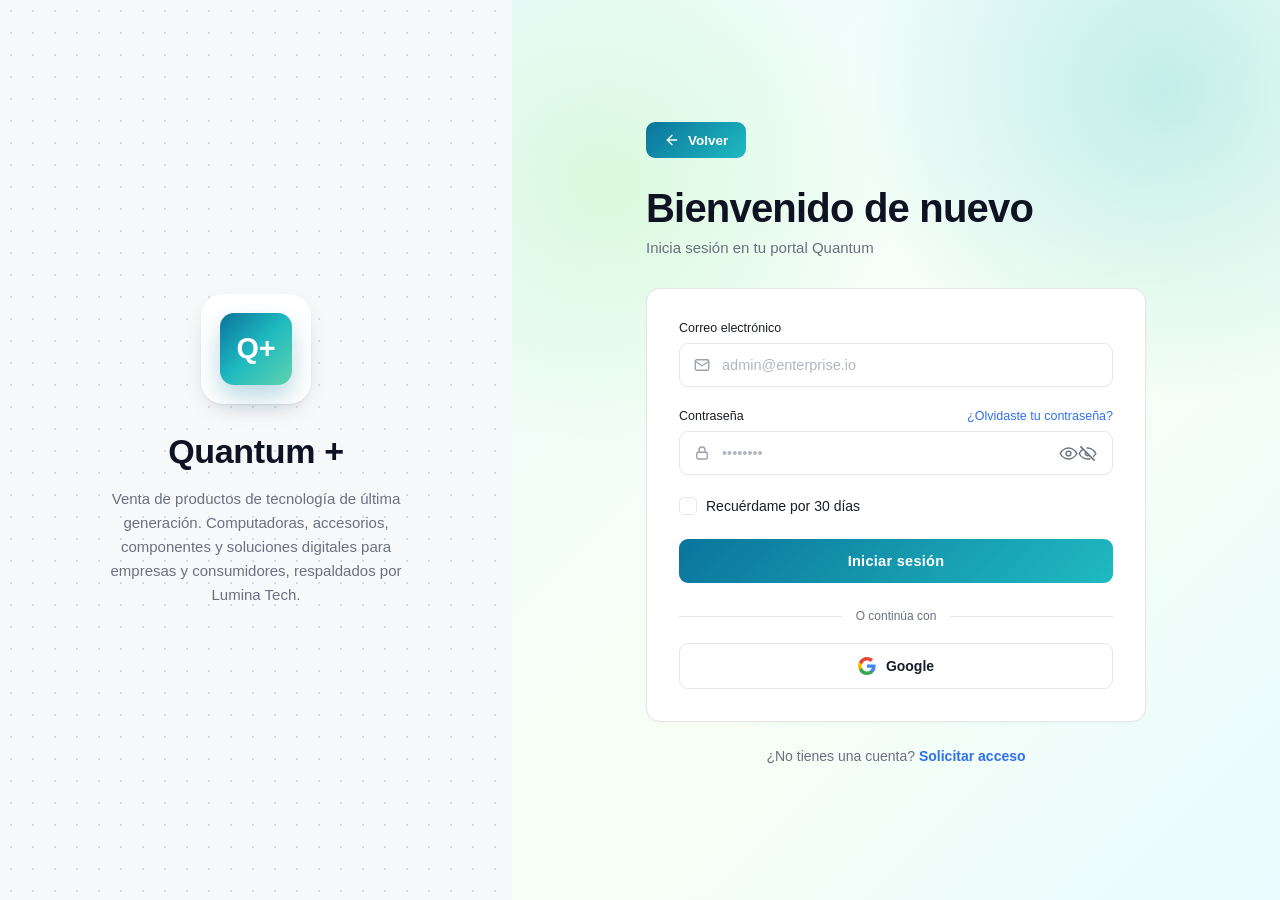
<file: admin.html>
<!DOCTYPE html>
<html lang="es">
<head>
  <meta charset="UTF-8">
  <meta name="viewport" content="width=device-width, initial-scale=1.0">
  <title>Quantum + | Panel Administrativo</title>
  <link rel="stylesheet" href="styles.css">
</head>
<body>
  <div class="app-shell">
    <aside class="sidebar">
      <div class="brand-area">
        <a class="logo" href="admin.html" aria-label="Inicio Quantum +">
          <span class="logo-mark">Q+</span>
          <span class="logo-name">Quantum +</span>
        </a>

        <nav class="sidebar-menu" aria-label="Menú administrativo">
          <a href="admin.html" class="active"><svg xmlns="http://www.w3.org/2000/svg" height="24px" viewBox="0 -960 960 960" width="24px" fill="#e3e3e3"><path d="M200-120q-33 0-56.5-23.5T120-200v-560q0-33 23.5-56.5T200-840h168q13-36 43.5-58t68.5-22q38 0 68.5 22t43.5 58h168q33 0 56.5 23.5T840-760v560q0 33-23.5 56.5T760-120H200Zm0-80h560v-560H200v560Zm80-80h280v-80H280v80Zm0-160h400v-80H280v80Zm0-160h400v-80H280v80Zm221.5-198.5Q510-807 510-820t-8.5-21.5Q493-850 480-850t-21.5 8.5Q450-833 450-820t8.5 21.5Q467-790 480-790t21.5-8.5ZM200-200v-560 560Z"/></svg> Resumen Administrativo</a>
          <a href="clientes.html"><svg xmlns="http://www.w3.org/2000/svg" height="24px" viewBox="0 -960 960 960" width="24px" fill="#e3e3e3"><path d="M480-400q33 0 56.5-23.5T560-480q0-33-23.5-56.5T480-560q-33 0-56.5 23.5T400-480q0 33 23.5 56.5T480-400ZM320-240h320v-23q0-24-13-44t-36-30q-26-11-53.5-17t-57.5-6q-30 0-57.5 6T369-337q-23 10-36 30t-13 44v23ZM720-80H240q-33 0-56.5-23.5T160-160v-640q0-33 23.5-56.5T240-880h320l240 240v480q0 33-23.5 56.5T720-80Zm0-80v-446L526-800H240v640h480Zm-480 0v-640 640Z"/></svg> Administración de clientes</a>
          <a href="productos.html"><svg xmlns="http://www.w3.org/2000/svg" height="24px" viewBox="0 -960 960 960" width="24px" fill="#e3e3e3"><path d="m480-240 160-160-56-56-64 64v-168h-80v168l-64-64-56 56 160 160ZM200-640v440h560v-440H200Zm0 520q-33 0-56.5-23.5T120-200v-499q0-14 4.5-27t13.5-24l50-61q11-14 27.5-21.5T250-840h460q18 0 34.5 7.5T772-811l50 61q9 11 13.5 24t4.5 27v499q0 33-23.5 56.5T760-120H200Zm16-600h528l-34-40H250l-34 40Zm264 300Z"/></svg> Administración de productos</a>
          <a href="proveedores.html"><svg xmlns="http://www.w3.org/2000/svg" height="24px" viewBox="0 -960 960 960" width="24px" fill="#e3e3e3"><path d="m720-120-56-57 63-63H480v-80h247l-63-64 56-56 160 160-160 160Zm120-400h-80v-240h-80v120H280v-120h-80v560h200v80H200q-33 0-56.5-23.5T120-200v-560q0-33 23.5-56.5T200-840h167q11-35 43-57.5t70-22.5q40 0 71.5 22.5T594-840h166q33 0 56.5 23.5T840-760v240ZM508.5-771.5Q520-783 520-800t-11.5-28.5Q497-840 480-840t-28.5 11.5Q440-817 440-800t11.5 28.5Q463-760 480-760t28.5-11.5Z"/></svg> Administración de proveedores</a>
          <a href="pedidos.html"><svg xmlns="http://www.w3.org/2000/svg" height="24px" viewBox="0 -960 960 960" width="24px" fill="#e3e3e3"><path d="M440-280h320v-22q0-45-44-71.5T600-400q-72 0-116 26.5T440-302v22Zm216.5-183.5Q680-487 680-520t-23.5-56.5Q633-600 600-600t-56.5 23.5Q520-553 520-520t23.5 56.5Q567-440 600-440t56.5-23.5ZM160-160q-33 0-56.5-23.5T80-240v-480q0-33 23.5-56.5T160-800h240l80 80h320q33 0 56.5 23.5T880-640v400q0 33-23.5 56.5T800-160H160Zm0-80h640v-400H447l-80-80H160v480Zm0 0v-480 480Z"/></svg> Pedidos de Clientes</a>
        </nav>
      </div>
    </aside>

    <div class="content-shell">
      <header class="topbar">
        <section class="user-info" aria-label="Información del usuario">
          <div>
            <p class="user-role">Vista Administrativa</p>
            <h2 id="userName">Bryan Gomez</h2>
          </div>
          <div class="user-dropdown">
            <button type="button" class="user-avatar" id="userAvatar" aria-expanded="false" aria-haspopup="true">BG</button>
            <div class="user-menu" id="userMenu" role="menu">
              <button type="button" class="user-menu-dark-btn" id="darkModeBtn" aria-pressed="false">Modo noche</button>
              <a href="#" id="logoutBtn" role="menuitem">Cerrar sesión</a>
            </div>
          </div>
        </section>
      </header>

      <main class="dashboard">
      <section class="hero-panel">
        <div>
          <p class="eyebrow">Centro de operaciones</p>
          <h1>Resumen administrativo</h1>
          <p class="hero-copy">
            Controla clientes, productos, proveedores y tareas clave.
          </p>
        </div>
        <div class="system-status" aria-label="Estado del sistema">
          <span class="pulse"></span>
          <strong>Sistema activo</strong>
          <small>Sin incidencias críticas</small>
        </div>
      </section>

      <section class="summary-grid" aria-label="Tarjetas con informacion resumida">
        <article class="summary-card">
          <span class="card-icon">01</span>
          <p>Clientes activos</p>
          <h3 id="valueClientes">0</h3>
          <small id="smallClientes">Cargando…</small>
        </article>
        <article class="summary-card">
          <span class="card-icon">02</span>
          <p>Productos registrados</p>
          <h3 id="valueProductos">0</h3>
          <small id="smallProductos">Cargando…</small>
        </article>
        <article class="summary-card">
          <span class="card-icon">03</span>
          <p>Proveedores</p>
          <h3 id="valueProveedores">0</h3>
          <small id="smallProveedores">Cargando…</small>
        </article>
        <article class="summary-card">
          <span class="card-icon">04</span>
          <p>Ordenes procesadas</p>
          <h3 id="valuePedidos">0</h3>
          <small id="smallPedidos">Cargando…</small>
        </article>
      </section>

      <section class="work-area" aria-label="Area principal de trabajo">
        <div class="work-header">
          <div>
            <p class="eyebrow">Flujo principal</p>
            <h2>Área principal de trabajo</h2>
          </div>
          <button type="button" class="primary-action" id="newTaskBtn">Nueva tarea</button>
        </div>

        <div class="task-layout">
          <article class="operations-panel">
            <h3>Tareas prioritarias</h3>
            <ul class="task-list" id="taskList">
              <li>
                <input type="checkbox" class="task-check" aria-label="Marcar como completada">
                <div>
                  <strong>Validar proveedores nuevos</strong>
                  <p>Revisar documentación y estado comercial.</p>
                </div>
                <div class="task-actions">
                  <button type="button" class="btn-delete task-delete">Eliminar</button>
                </div>
              </li>
              <li>
                <input type="checkbox" class="task-check" aria-label="Marcar como completada">
                <div>
                  <strong>Actualizar inventario</strong>
                  <p>Sincronizar productos con disponibilidad real.</p>
                </div>
                <div class="task-actions">
                  <button type="button" class="btn-delete task-delete">Eliminar</button>
                </div>
              </li>
              <li>
                <input type="checkbox" class="task-check" aria-label="Marcar como completada">
                <div>
                  <strong>Seguimiento a clientes clave</strong>
                  <p>Consultar historiales y solicitudes abiertas.</p>
                </div>
                <div class="task-actions">
                  <button type="button" class="btn-delete task-delete">Eliminar</button>
                </div>
              </li>
            </ul>
          </article>

          <article class="data-panel">
            <h3>Rendimiento operativo</h3>
            <div class="metric-row">
              <span>Clientes</span>
              <div class="meter"><span id="meterClientes" style="width: 0%"></span></div>
              <strong id="meterClientesPct">0%</strong>
            </div>
            <div class="metric-row">
              <span>Productos</span>
              <div class="meter"><span id="meterProductos" style="width: 0%"></span></div>
              <strong id="meterProductosPct">0%</strong>
            </div>
            <div class="metric-row">
              <span>Proveedores</span>
              <div class="meter"><span id="meterProveedores" style="width: 0%"></span></div>
              <strong id="meterProveedoresPct">0%</strong>
            </div>
          </article>
        </div>
      </section>
      </main>
    </div>
  </div>

  <div class="modal" id="taskModal" aria-hidden="true">
    <div class="modal-backdrop"></div>
    <div class="modal-box" role="dialog" aria-modal="true" aria-labelledby="taskModalTitle">
      <h3 id="taskModalTitle">Nueva tarea</h3>
      <form id="taskForm" novalidate>
        <label class="form-field">
          <span>Título de la tarea *</span>
          <input type="text" id="taskTitle" name="titulo" maxlength="80" placeholder="Ej. Validar proveedores nuevos">
        </label>
        <label class="form-field">
          <span>Descripción</span>
          <textarea id="taskDescription" name="descripcion" rows="3" placeholder="Detalle de la tarea"></textarea>
        </label>
        <div class="modal-actions">
          <button type="button" id="taskCancel" class="btn-ghost">Cancelar</button>
          <button type="submit" class="primary-action">Guardar tarea</button>
        </div>
      </form>
    </div>
  </div>

  <div class="modal" id="deleteTaskModal" aria-hidden="true">
    <div class="modal-backdrop"></div>
    <div class="modal-box" role="dialog" aria-modal="true" aria-labelledby="deleteTaskModalTitle">
      <h3 id="deleteTaskModalTitle">Eliminar tarea</h3>
      <p id="deleteTaskMessage">¿Deseas eliminar esta tarea?</p>
      <div class="modal-actions">
        <button type="button" id="deleteTaskCancel" class="btn-ghost">Cancelar</button>
        <button type="button" id="deleteTaskOk" class="btn-danger">Eliminar</button>
      </div>
    </div>
  </div>

  <script src="session.js"></script>
  <script src="data.js"></script>
  <script src="admin.js"></script>
</body>
</html>
</file>
<file: styles.css>
:root {
  --blue-deep: #0B749C;
  --cyan: #1FBAC0;
  --mint: #61D3AB;
  --lime: #9CEE8D;
  --ink: #071821;
  --panel: rgba(255, 255, 255, 0.92);
  --line: rgba(31, 186, 192, 0.22);
  --muted: #5d737b;
}

* {
  box-sizing: border-box;
}

body {
  margin: 0;
  min-height: 100vh;
  font-family: Arial, Helvetica, sans-serif;
  color: var(--ink);
  background:
    radial-gradient(circle at 12% 20%, rgba(156, 238, 141, 0.28), transparent 28%),
    radial-gradient(circle at 85% 10%, rgba(31, 186, 192, 0.24), transparent 30%),
    linear-gradient(135deg, #eefcff 0%, #f7fff4 55%, #e9fbff 100%);
}

.app-shell {
  display: grid;
  grid-template-columns: 280px 1fr;
  gap: 22px;
  min-height: 100vh;
  padding: 22px;
}

.sidebar {
  position: sticky;
  top: 22px;
  align-self: start;
  min-height: calc(100vh - 44px);
  padding: 18px;
  border: 1px solid var(--line);
  border-radius: 8px;
  background: rgba(255, 255, 255, 0.82);
  backdrop-filter: blur(18px);
  box-shadow: 0 18px 45px rgba(11, 116, 156, 0.12);
}

.content-shell {
  min-width: 0;
}

.topbar {
  z-index: 10;
  display: flex;
  justify-content: flex-end;
  align-items: center;
  gap: 18px;
  padding: 14px 18px;
  border: 1px solid var(--line);
  border-radius: 8px;
  background: rgba(255, 255, 255, 0.78);
  backdrop-filter: blur(18px);
  box-shadow: 0 18px 45px rgba(11, 116, 156, 0.12);
}

.brand-area,
.logo,
.user-info {
  display: flex;
  align-items: center;
}

.brand-area {
  flex-direction: column;
  align-items: flex-start;
  gap: 26px;
}

.logo {
  gap: 10px;
  width: 100%;
  padding-bottom: 22px;
  border-bottom: 1px solid rgba(11, 116, 156, 0.18);
  color: var(--ink);
  text-decoration: none;
  font-weight: 800;
}

.logo-mark {
  display: grid;
  place-items: center;
  width: 46px;
  height: 46px;
  border-radius: 8px;
  color: white;
  background: linear-gradient(135deg, var(--blue-deep), var(--cyan), var(--mint));
  box-shadow: 0 12px 25px rgba(11, 116, 156, 0.28);
}

.logo-name {
  font-size: 1.25rem;
}

.sidebar-menu {
  display: grid;
  gap: 10px;
  width: 100%;
  margin-top: 18px;
}

.sidebar-menu a,
.primary-action {
  border: 0;
  border-radius: 8px;
  color: white;
  background: linear-gradient(135deg, var(--blue-deep), var(--cyan));
  text-decoration: none;
  font-weight: 700;
}

.sidebar-menu a {
  display: flex;
  align-items: center;
  gap: 10px;
  padding: 13px 14px;
  border: 1px solid var(--line);
}

.sidebar-menu a svg {
  flex-shrink: 0;
}

.sidebar-menu a:hover,
.primary-action:hover {
  background: linear-gradient(135deg, var(--cyan), var(--mint));
}

.user-info {
  gap: 12px;
  text-align: right;
}

.user-info h2,
.user-info p {
  margin: 0;
}

.user-role,
.eyebrow {
  color: var(--blue-deep);
  font-size: 0.78rem;
  font-weight: 800;
  text-transform: uppercase;
}

.user-dropdown {
  position: relative;
}

.user-avatar {
  display: grid;
  place-items: center;
  width: 44px;
  height: 44px;
  border-radius: 50%;
  color: var(--ink);
  background: var(--lime);
  font-weight: 800;
  border: none;
  cursor: pointer;
}

.user-menu {
  position: absolute;
  right: 0;
  top: calc(100% + 10px);
  z-index: 1000;
  display: none;
  flex-direction: column;
  min-width: 170px;
  background: #fff;
  border: 1px solid var(--line);
  border-radius: 8px;
  box-shadow: 0 10px 25px rgba(0, 0, 0, 0.12);
  overflow: hidden;
}

.user-menu.show {
  display: flex;
}

.user-menu a {
  display: block;
  padding: 12px 16px;
  text-align: center;
  color: var(--blue-deep);
  background: rgba(31, 186, 192, 0.15);
  text-decoration: none;
  font-weight: 700;
  font-size: 0.9rem;
}

.user-menu a:hover {
  background: linear-gradient(135deg, var(--blue-deep), var(--cyan));
  color: #fff;
}

.user-menu .user-menu-dark-btn {
  display: block;
  width: 100%;
  padding: 12px 16px;
  text-align: center;
  color: var(--blue-deep);
  background: rgba(31, 186, 192, 0.15);
  font-family: inherit;
  font-weight: 700;
  font-size: 0.9rem;
  border: none;
  border-bottom: 1px solid var(--line);
  cursor: pointer;
}

.user-menu .user-menu-dark-btn:hover {
  background: linear-gradient(135deg, var(--blue-deep), var(--cyan));
  color: #fff;
}

.dashboard {
  display: grid;
  gap: 22px;
  width: min(1180px, 100%);
  margin: 24px auto 0;
}

.hero-panel,
.work-area {
  border: 1px solid var(--line);
  border-radius: 8px;
  background: var(--panel);
  box-shadow: 0 20px 50px rgba(11, 116, 156, 0.1);
}

.hero-panel {
  display: grid;
  grid-template-columns: 1fr auto;
  align-items: center;
  gap: 24px;
  padding: 34px;
  overflow: hidden;
}

.hero-panel h1 {
  margin: 8px 0 12px;
  font-size: clamp(2rem, 6vw, 4rem);
  line-height: 1;
}

.hero-copy {
  max-width: 680px;
  margin: 0;
  color: var(--muted);
  font-size: 1.05rem;
}

.system-status {
  display: grid;
  gap: 6px;
  min-width: 190px;
  padding: 18px;
  border: 1px solid rgba(97, 211, 171, 0.5);
  border-radius: 8px;
  background: linear-gradient(180deg, rgba(156, 238, 141, 0.2), rgba(31, 186, 192, 0.12));
}

.pulse {
  width: 12px;
  height: 12px;
  border-radius: 50%;
  background: var(--lime);
  box-shadow: 0 0 0 8px rgba(156, 238, 141, 0.25);
}

.summary-grid {
  display: grid;
  grid-template-columns: repeat(4, 1fr);
  gap: 16px;
}

.summary-card,
.operations-panel,
.data-panel {
  border: 1px solid var(--line);
  border-radius: 8px;
  background: rgba(255, 255, 255, 0.86);
}

.summary-card {
  padding: 20px;
}

.card-icon {
  display: inline-grid;
  place-items: center;
  width: 40px;
  height: 32px;
  border-radius: 8px;
  color: var(--blue-deep);
  background: rgba(97, 211, 171, 0.22);
  font-weight: 800;
}

.summary-card p,
.summary-card h3 {
  margin: 12px 0 0;
}

.summary-card h3 {
  font-size: 2rem;
}

.summary-card small,
.system-status small,
.task-list p {
  color: var(--muted);
}

.work-area {
  padding: 24px;
}

.work-header {
  display: flex;
  justify-content: space-between;
  align-items: center;
  gap: 16px;
  margin-bottom: 18px;
}

.work-header h2,
.operations-panel h3,
.data-panel h3 {
  margin: 4px 0 0;
}

.primary-action {
  padding: 12px 18px;
  cursor: pointer;
}

.task-layout {
  display: grid;
  grid-template-columns: 1.25fr 1fr;
  gap: 16px;
}

.operations-panel,
.data-panel {
  padding: 20px;
}

.task-list {
  display: grid;
  gap: 14px;
  padding: 0;
  margin: 18px 0 0;
  list-style: none;
}

.task-list li {
  display: grid;
  grid-template-columns: auto 1fr auto;
  align-items: start;
  gap: 12px;
}

.task-check {
  width: 16px;
  height: 16px;
  margin-top: 5px;
  accent-color: var(--cyan);
  cursor: pointer;
}

.task-list li.is-done strong {
  text-decoration: line-through;
  color: var(--muted);
}

.task-actions {
  display: flex;
  align-items: center;
  gap: 8px;
}

.task-delete {
  padding: 6px 10px;
  font-size: 0.78rem;
}

.task-list p {
  margin: 4px 0 0;
}

.metric-row {
  display: grid;
  grid-template-columns: 92px 1fr 44px;
  align-items: center;
  gap: 12px;
  margin-top: 18px;
}

.meter {
  height: 10px;
  overflow: hidden;
  border-radius: 999px;
  background: rgba(11, 116, 156, 0.12);
}

.meter span {
  display: block;
  height: 100%;
  border-radius: inherit;
  background: linear-gradient(90deg, var(--cyan), var(--lime));
}

@media (max-width: 850px) {
  .app-shell {
    grid-template-columns: 1fr;
  }

  .sidebar {
    position: static;
    min-height: auto;
  }

  .topbar,
  .hero-panel,
  .work-header {
    align-items: flex-start;
    flex-direction: column;
  }

  .topbar {
    align-items: flex-end;
  }

  .hero-panel,
  .task-layout {
    grid-template-columns: 1fr;
  }

  .summary-grid {
    grid-template-columns: repeat(2, 1fr);
  }

  .user-info {
    text-align: right;
  }
}

@media (max-width: 560px) {
  .app-shell {
    padding: 12px;
  }

  .brand-area {
    width: 100%;
    align-items: flex-start;
  }

  .logo-name {
    font-size: 1rem;
  }

  .summary-grid {
    grid-template-columns: 1fr;
  }

  .metric-row {
    grid-template-columns: 1fr;
  }
}

.module-page {
  display: grid;
  gap: 24px;
  width: min(920px, calc(100% - 28px));
  margin: 28px auto;
}

.module-view h1 {
  margin: 8px 0 22px;
  font-size: clamp(2rem, 7vw, 3.5rem);
}

.module-grid {
  display: grid;
  grid-template-columns: repeat(2, 1fr);
  gap: 16px;
}

@media (max-width: 650px) {
  .module-grid {
    grid-template-columns: 1fr;
  }
}

.record-form {
  display: grid;
  grid-template-columns: repeat(2, 1fr);
  gap: 14px;
  align-items: end;
}

.form-field {
  display: grid;
  gap: 6px;
  font-size: 0.9rem;
  font-weight: 700;
}

.form-field span {
  color: var(--blue-deep);
}

.form-field input,
.form-field select {
  width: 100%;
  padding: 11px 12px;
  border: 1px solid rgba(11, 116, 156, 0.25);
  border-radius: 8px;
  background: rgba(255, 255, 255, 0.9);
  color: var(--ink);
  font: inherit;
  font-weight: 400;
}

.form-field input:focus,
.form-field select:focus {
  outline: none;
  border-color: var(--cyan);
  box-shadow: 0 0 0 3px rgba(31, 186, 192, 0.18);
}

.form-actions {
  display: flex;
  gap: 10px;
  grid-column: 1 / -1;
}

.btn-ghost {
  padding: 12px 18px;
  border: 1px solid var(--line);
  border-radius: 8px;
  color: var(--blue-deep);
  background: transparent;
  font-weight: 700;
  cursor: pointer;
}

.btn-ghost:hover {
  background: rgba(31, 186, 192, 0.1);
}

.btn-ghost.is-hidden {
  display: none;
}

.btn-upload {
  display: inline-flex;
  align-items: center;
  gap: 8px;
  padding: 12px 18px;
  border: 1px solid var(--line);
  border-radius: 8px;
  background: transparent;
  color: var(--blue-deep);
  font-weight: 700;
  cursor: pointer;
  white-space: nowrap;
}

.btn-upload svg {
  width: 16px;
  height: 16px;
}

.btn-upload:hover {
  background: rgba(31, 186, 192, 0.1);
}

.table-card {
  border: 1px solid var(--line);
  border-radius: 8px;
  background: rgba(255, 255, 255, 0.86);
  overflow: hidden;
}

.table-card .table-wrap {
  border: 0;
  border-radius: 0;
  background: transparent;
}

.table-wrap {
  overflow-x: auto;
  border: 1px solid var(--line);
  border-radius: 8px;
  background: rgba(255, 255, 255, 0.86);
}

.pagination {
  display: flex;
  justify-content: space-between;
  align-items: center;
  flex-wrap: wrap;
  gap: 12px;
  padding: 14px 16px;
  border-top: 1px solid var(--line);
}

.pagination-info {
  color: var(--muted);
  font-size: 0.85rem;
}

.filters {
  display: flex;
  align-items: flex-end;
  flex-wrap: wrap;
  gap: 12px;
}

.filter-field {
  display: grid;
  gap: 6px;
  color: var(--blue-deep);
  font-size: 0.85rem;
  font-weight: 700;
  white-space: nowrap;
}

.predictive {
  position: relative;
}

.predictive-list {
  display: none;
  position: absolute;
  top: calc(100% + 4px);
  left: 0;
  right: 0;
  z-index: 30;
  max-height: 240px;
  overflow-y: auto;
  border: 1px solid var(--line);
  border-radius: 8px;
  background: #fff;
  box-shadow: 0 12px 30px rgba(11, 116, 156, 0.18);
}

.predictive-list.show {
  display: block;
}

.predictive-item {
  padding: 10px 12px;
  font-size: 0.9rem;
  cursor: pointer;
}

.predictive-item:hover {
  background: rgba(31, 186, 192, 0.12);
  color: var(--blue-deep);
}

.filter-field input {
  padding: 10px 12px;
  border: 1px solid rgba(11, 116, 156, 0.25);
  border-radius: 8px;
  background: rgba(255, 255, 255, 0.9);
  color: var(--ink);
  font: inherit;
  font-weight: 400;
}

.filter-field input:focus {
  outline: none;
  border-color: var(--cyan);
  box-shadow: 0 0 0 3px rgba(31, 186, 192, 0.18);
}

.pagination-controls {
  display: flex;
  align-items: center;
  flex-wrap: wrap;
  gap: 6px;
}

.pagination-btn {
  min-width: 36px;
  padding: 8px 12px;
  border: 1px solid var(--line);
  border-radius: 8px;
  background: transparent;
  color: var(--blue-deep);
  font-weight: 700;
  font-size: 0.9rem;
  cursor: pointer;
}

.pagination-btn:hover:not(:disabled) {
  background: rgba(31, 186, 192, 0.12);
}

.pagination-btn.is-active {
  border-color: transparent;
  color: #fff;
  background: linear-gradient(135deg, var(--blue-deep), var(--cyan));
}

.pagination-btn:disabled {
  opacity: 0.45;
  cursor: not-allowed;
}

.pagination-ellipsis {
  min-width: 24px;
  text-align: center;
  color: var(--blue-deep);
  font-weight: 700;
  font-size: 0.9rem;
  user-select: none;
}

.data-table {
  width: 100%;
  border-collapse: collapse;
}

.data-table th,
.data-table td {
  padding: 12px 14px;
  text-align: left;
  border-bottom: 1px solid var(--line);
  font-size: 0.92rem;
  white-space: nowrap;
}

.data-table th {
  color: var(--blue-deep);
  font-size: 0.75rem;
  text-transform: uppercase;
  letter-spacing: 0.05em;
  background: rgba(97, 211, 171, 0.16);
}

.data-table tbody tr:last-child td {
  border-bottom: 0;
}

.data-table tbody tr:hover {
  background: rgba(31, 186, 192, 0.06);
}

.badge {
  display: inline-block;
  padding: 4px 10px;
  border-radius: 999px;
  font-size: 0.78rem;
  font-weight: 700;
}

.badge.ok {
  background: rgba(156, 238, 141, 0.35);
  color: #2a7a3b;
}

.badge.off {
  background: rgba(93, 115, 123, 0.15);
  color: var(--muted);
}

.badge.warn {
  background: rgba(251, 191, 36, 0.25);
  color: #92690a;
}

.badge.neutral {
  background: rgba(11, 116, 156, 0.12);
  color: var(--blue-deep);
}

.row-actions {
  display: flex;
  gap: 8px;
}

.btn-edit,
.btn-delete {
  padding: 8px 12px;
  border: 0;
  border-radius: 8px;
  font-size: 0.85rem;
  font-weight: 700;
  cursor: pointer;
}

.btn-edit {
  color: var(--blue-deep);
  background: rgba(31, 186, 192, 0.15);
}

.btn-edit:hover {
  background: rgba(31, 186, 192, 0.28);
}

.btn-delete {
  color: #b3261e;
  background: rgba(179, 38, 30, 0.1);
}

.btn-delete:hover {
  background: rgba(179, 38, 30, 0.2);
}

.btn-edit:disabled,
.btn-delete:disabled {
  color: var(--muted);
  background: rgba(127, 127, 127, 0.12);
  cursor: not-allowed;
  box-shadow: none;
}

.btn-edit:disabled:hover,
.btn-delete:disabled:hover {
  background: rgba(127, 127, 127, 0.12);
}

.empty-state {
  padding: 34px;
  text-align: center;
  color: var(--muted);
}

.sidebar-menu a.active {
  background: linear-gradient(135deg, var(--cyan), var(--mint));
}

.toast {
  position: fixed;
  right: 24px;
  bottom: 24px;
  z-index: 50;
  padding: 12px 18px;
  border-radius: 8px;
  color: white;
  background: linear-gradient(135deg, var(--blue-deep), var(--cyan));
  box-shadow: 0 12px 30px rgba(11, 116, 156, 0.3);
  opacity: 0;
  transform: translateY(8px);
  transition: opacity 0.25s ease, transform 0.25s ease;
  pointer-events: none;
}

.toast.show {
  opacity: 1;
  transform: translateY(0);
}

.modal {
  position: fixed;
  inset: 0;
  z-index: 60;
  display: grid;
  place-items: center;
  visibility: hidden;
  opacity: 0;
  transition: opacity 0.25s ease, visibility 0.25s ease;
}

.modal.show {
  visibility: visible;
  opacity: 1;
}

.modal-backdrop {
  position: absolute;
  inset: 0;
  background: rgba(7, 24, 33, 0.45);
}

.modal-box {
  position: relative;
  z-index: 1;
  width: min(420px, calc(100% - 32px));
  padding: 26px;
  border: 1px solid var(--line);
  border-radius: 10px;
  background: white;
  box-shadow: 0 24px 60px rgba(11, 116, 156, 0.25);
}

.modal-box h3 {
  margin: 0 0 8px;
}

.modal-box p {
  margin: 0 0 20px;
  color: var(--muted);
}

.modal-actions {
  display: flex;
  justify-content: flex-end;
  gap: 10px;
}

.btn-danger {
  padding: 12px 18px;
  border: 0;
  border-radius: 8px;
  color: white;
  background: linear-gradient(135deg, #b3261e, #d9534f);
  font-weight: 700;
  cursor: pointer;
}

.btn-danger:hover {
  filter: brightness(1.05);
}

@media (max-width: 650px) {
  .record-form {
    grid-template-columns: 1fr;
  }
}

/* ---------- Modo noche ---------- */
body.dark {
  --ink: #E8ECF4;
  --panel: rgba(22, 30, 48, 0.92);
  --line: rgba(31, 186, 192, 0.28);
  --muted: #9AA3B5;
  background:
    radial-gradient(circle at 12% 20%, rgba(156, 238, 141, 0.10), transparent 28%),
    radial-gradient(circle at 85% 10%, rgba(31, 186, 192, 0.12), transparent 30%),
    linear-gradient(135deg, #0B1120 0%, #0E1526 55%, #0A1A24 100%);
}

body.dark .sidebar {
  background: rgba(20, 28, 46, 0.85);
  box-shadow: 0 18px 45px rgba(0, 0, 0, 0.4);
}

body.dark .topbar {
  background: rgba(20, 28, 46, 0.85);
  box-shadow: 0 18px 45px rgba(0, 0, 0, 0.4);
}

body.dark .logo,
body.dark .user-avatar {
  color: var(--ink);
}

body.dark .user-menu {
  background: #161E30;
  box-shadow: 0 10px 25px rgba(0, 0, 0, 0.5);
}

body.dark .user-menu .user-menu-dark-btn {
  color: #7CC4DE;
  border-bottom-color: #2A3247;
}

body.dark .summary-card,
body.dark .operations-panel,
body.dark .data-panel,
body.dark .table-card,
body.dark .table-wrap {
  background: rgba(22, 30, 48, 0.86);
}

body.dark .form-field input,
body.dark .form-field select,
body.dark .filter-field input {
  background: rgba(18, 26, 42, 0.9);
  border-color: #2A3247;
  color: var(--ink);
}

body.dark .modal-box {
  background: #161E30;
  box-shadow: 0 24px 60px rgba(0, 0, 0, 0.5);
}

body.dark .user-role,
body.dark .eyebrow,
body.dark .form-field span,
body.dark .filter-field,
body.dark .data-table th {
  color: #7CC4DE;
}

body.dark .btn-ghost,
body.dark .btn-upload,
body.dark .pagination-btn,
body.dark .pagination-ellipsis,
body.dark .btn-edit {
  color: #7CC4DE;
}

body.dark .data-table tbody tr:hover {
  background: rgba(31, 186, 192, 0.1);
}

body.dark .badge.ok {
  background: rgba(156, 238, 141, 0.18);
  color: #8EE6B1;
}

body.dark .badge.off {
  background: rgba(93, 115, 123, 0.25);
  color: var(--muted);
}

body.dark .badge.warn {
  background: rgba(251, 191, 36, 0.18);
  color: #F2C14E;
}

body.dark .badge.neutral {
  background: rgba(11, 116, 156, 0.25);
  color: #7CC4DE;
}
</file>
<file: login.css>
:root{
  --blue: #2F6FED;
  --green: #34B27B;
  --ink: #0F1222;
  --text: #1A1D29;
  --text-dim: #6B7080;
  --border: #E4E6EC;
  --panel-bg: #F7F8FA;
  --error: #E0503C;
}

*{ box-sizing: border-box; }

html, body{
  margin: 0;
  padding: 0;
  font-family: Arial, Helvetica, sans-serif;
  color: var(--text);
  background: #fff;
}

.screen{
  display: grid;
  grid-template-columns: 40% 60%;
  min-height: 100vh;
}

/* ---------- Left brand panel ---------- */
.panel-brand{
  position: relative;
  background: var(--panel-bg);
  display: flex;
  align-items: center;
  justify-content: center;
  overflow: hidden;
}
.dot-grid{
  position: absolute;
  inset: 0;
  background-image: radial-gradient(#D9DCE3 1.4px, transparent 1.4px);
  background-size: 22px 22px;
}
.brand-content{
  position: relative;
  max-width: 380px;
  text-align: center;
  padding: 40px;
}
.logo-box{
  width: 110px;
  height: 110px;
  margin: 0 auto 28px;
  background: #fff;
  border-radius: 22px;
  display: flex;
  align-items: center;
  justify-content: center;
  box-shadow: 0 8px 24px -8px rgba(15,18,34,0.15), 0 1px 2px rgba(15,18,34,0.06);
}
.logo-box .logo-mark{
  display: grid;
  place-items: center;
  width: 72px;
  height: 72px;
  border-radius: 14px;
  color: #fff;
  font-weight: 800;
  font-size: 1.8rem;
  background: linear-gradient(135deg, #0B749C, #1FBAC0, #61D3AB);
  box-shadow: 0 12px 25px rgba(11, 116, 156, 0.28);
}
.brand-name{
  font-family: Arial, Helvetica, sans-serif;
  font-weight: 800;
  font-size: 34px;
  letter-spacing: -0.01em;
  margin: 0 0 16px;
  color: var(--ink);
}
.brand-desc{
  font-size: 15px;
  line-height: 1.6;
  color: var(--text-dim);
  margin: 0;
}

/* ---------- Right form panel ---------- */
.panel-form{
  display: flex;
  align-items: center;
  justify-content: center;
  padding: 48px 24px;
  background:
    radial-gradient(circle at 12% 20%, rgba(156, 238, 141, 0.28), transparent 28%),
    radial-gradient(circle at 85% 10%, rgba(31, 186, 192, 0.24), transparent 30%),
    linear-gradient(135deg, #eefcff 0%, #f7fff4 55%, #e9fbff 100%);
}
.form-wrap{
  width: 100%;
  max-width: 500px;
}

.back-btn{
  display: inline-flex;
  align-items: center;
  justify-content: center;
  gap: 8px;
  font-family: Arial, Helvetica, sans-serif;
  font-weight: 700;
  font-size: 13.5px;
  color: #fff;
  background: linear-gradient(135deg, #0B749C, #1FBAC0);
  border: none;
  border-radius: 9px;
  padding: 10px 18px;
  margin-bottom: 28px;
  text-decoration: none;
  cursor: pointer;
  transition: background 0.15s ease, transform 0.08s ease;
}
.back-btn svg{ width: 16px; height: 16px; }
.back-btn:hover{ background: linear-gradient(135deg, #1FBAC0, #61D3AB); }
.back-btn:active{ transform: translateY(1px); }

.form-header h2{
  font-family: Arial, Helvetica, sans-serif;
  font-weight: 800;
  font-size: 40px;
  letter-spacing: -0.02em;
  margin: 0 0 8px;
  color: var(--ink);
}
.form-header p{
  font-size: 15px;
  color: var(--text-dim);
  margin: 0 0 32px;
}

.login-card{
  border: 1px solid var(--border);
  border-radius: 14px;
  padding: 32px;
  background: #fff;
  box-shadow: 0 1px 3px rgba(15,18,34,0.04);
}

.field{ margin-bottom: 22px; }
.field label{
  display: block;
  font-family: Arial, Helvetica, sans-serif;
  font-size: 12.5px;
  font-weight: 500;
  color: var(--text);
  margin-bottom: 8px;
}
.field-label-row{
  display: flex;
  justify-content: space-between;
  align-items: center;
  margin-bottom: 8px;
}
.field-label-row label{ margin-bottom: 0; }

.link-small{
  font-family: Arial, Helvetica, sans-serif;
  font-size: 12.5px;
  color: var(--blue);
  text-decoration: none;
}
.link-small:hover{ text-decoration: underline; }

.input-shell{
  position: relative;
  display: flex;
  align-items: center;
}
.input-icon{
  position: absolute;
  left: 14px;
  width: 18px;
  height: 18px;
  color: #9CA0AE;
  pointer-events: none;
}
.input-shell input{
  width: 100%;
  font-family: Arial, Helvetica, sans-serif;
  font-size: 14.5px;
  padding: 13px 14px 13px 42px;
  border: 1px solid var(--border);
  border-radius: 9px;
  outline: none;
  color: var(--text);
  background: #fff;
  transition: border-color 0.15s ease, box-shadow 0.15s ease;
}
.input-shell input::placeholder{ color: #B4B7C2; }
.input-shell input:focus{
  border-color: var(--blue);
  box-shadow: 0 0 0 3px rgba(47,111,237,0.12);
}
.input-shell input.invalid{
  border-color: var(--error);
  box-shadow: 0 0 0 3px rgba(224,80,60,0.12);
}

.toggle-visibility{
  position: absolute;
  right: 12px;
  background: none;
  border: none;
  padding: 4px;
  cursor: pointer;
  color: #6B7080;
  display: flex;
}
.toggle-visibility:hover{ color: var(--text-dim); }
.toggle-visibility svg{ width: 19px; height: 19px; }

.remember-row{
  display: flex;
  align-items: center;
  gap: 9px;
  font-size: 14px;
  color: var(--text);
  cursor: pointer;
  margin-bottom: 24px;
  user-select: none;
}
.remember-row input{ position: absolute; opacity: 0; width: 0; height: 0; }
.checkbox-box{
  width: 18px;
  height: 18px;
  border: 1.5px solid var(--border);
  border-radius: 5px;
  display: inline-flex;
  align-items: center;
  justify-content: center;
  flex-shrink: 0;
  transition: background 0.12s ease, border-color 0.12s ease;
}
.checkbox-box::after{
  content: "";
  width: 5px;
  height: 9px;
  border-right: 2px solid #fff;
  border-bottom: 2px solid #fff;
  transform: rotate(45deg) translate(-1px, -1px);
  opacity: 0;
}
.remember-row input:checked + .checkbox-box{
  background: var(--blue);
  border-color: var(--blue);
}
.remember-row input:checked + .checkbox-box::after{ opacity: 1; }
.remember-row input:focus-visible + .checkbox-box{
  outline: 2px solid var(--blue);
  outline-offset: 2px;
}

.submit-btn{
  width: 100%;
  font-family: Arial, Helvetica, sans-serif;
  font-weight: 700;
  font-size: 14.5px;
  letter-spacing: 0.02em;
  color: #fff;
  background: linear-gradient(135deg, #0B749C, #1FBAC0);
  border: none;
  border-radius: 9px;
  padding: 14px;
  cursor: pointer;
  transition: background 0.15s ease, transform 0.08s ease;
}
.submit-btn:hover{ background: linear-gradient(135deg, #1FBAC0, #61D3AB); }
.submit-btn:active{ transform: translateY(1px); }

.error-msg{
  color: var(--error);
  font-size: 13px;
  margin: 12px 0 0;
  text-align: center;
}

.divider{
  display: flex;
  align-items: center;
  text-align: center;
  margin: 26px 0 20px;
  color: var(--text-dim);
}
.divider::before, .divider::after{
  content: "";
  flex: 1;
  height: 1px;
  background: var(--border);
}
.divider span{
  padding: 0 14px;
  font-family: Arial, Helvetica, sans-serif;
  font-size: 12px;
}

.google-btn{
  width: 100%;
  display: flex;
  align-items: center;
  justify-content: center;
  gap: 10px;
  font-family: Arial, Helvetica, sans-serif;
  font-weight: 600;
  font-size: 14px;
  color: var(--text);
  background: #fff;
  border: 1px solid var(--border);
  border-radius: 9px;
  padding: 13px;
  cursor: pointer;
  transition: background 0.12s ease, border-color 0.12s ease;
}
.google-btn:hover{ background: #FAFAFB; border-color: #D2D5DD; }

.signup-line{
  text-align: center;
  font-size: 14px;
  color: var(--text-dim);
  margin-top: 26px;
}
.signup-line a{
  color: var(--blue);
  font-weight: 600;
  text-decoration: none;
}
.signup-line a:hover{ text-decoration: underline; }

/* ---------- Modo noche ---------- */
body.dark {
  --ink: #E8ECF4;
  --text: #D7DCE6;
  --text-dim: #9AA3B5;
  --border: #2A3247;
  --panel-bg: #0E1526;
  background: #0A1120;
}

body.dark .panel-brand {
  background: var(--panel-bg);
}

body.dark .dot-grid {
  background-image: radial-gradient(#22304A 1.4px, transparent 1.4px);
}

body.dark .logo-box {
  background: #161E30;
  box-shadow: 0 8px 24px -8px rgba(0, 0, 0, 0.5);
}

body.dark .panel-form {
  background:
    radial-gradient(circle at 12% 20%, rgba(156, 238, 141, 0.06), transparent 28%),
    radial-gradient(circle at 85% 10%, rgba(31, 186, 192, 0.10), transparent 30%),
    linear-gradient(135deg, #0B1120 0%, #0E1526 55%, #0A1A24 100%);
}

body.dark .login-card {
  background: rgba(22, 30, 48, 0.86);
  border-color: var(--border);
  box-shadow: 0 8px 25px rgba(0, 0, 0, 0.35);
}

body.dark .input-shell input {
  background: rgba(18, 26, 42, 0.9);
  border-color: var(--border);
  color: var(--text);
}

body.dark .input-shell input::placeholder { color: #5A6274; }

body.dark .toggle-visibility { color: var(--text-dim); }

body.dark .google-btn {
  background: #161E30;
  border-color: var(--border);
  color: var(--text);
}

body.dark .google-btn:hover {
  background: #1B2438;
  border-color: #3A455C;
}

body.dark .divider::before,
body.dark .divider::after { background: var(--border); }

@media (max-width: 880px){
  .screen{ grid-template-columns: 1fr; }
  .panel-brand{ padding: 40px 20px; min-height: 320px; }
  .login-card{ padding: 24px; }
  .form-header h2{ font-size: 32px; }
}

@media (prefers-reduced-motion: reduce){
  *{ transition: none !important; }
}

:focus-visible{
  outline: 2px solid var(--blue);
  outline-offset: 2px;
}
</file>
